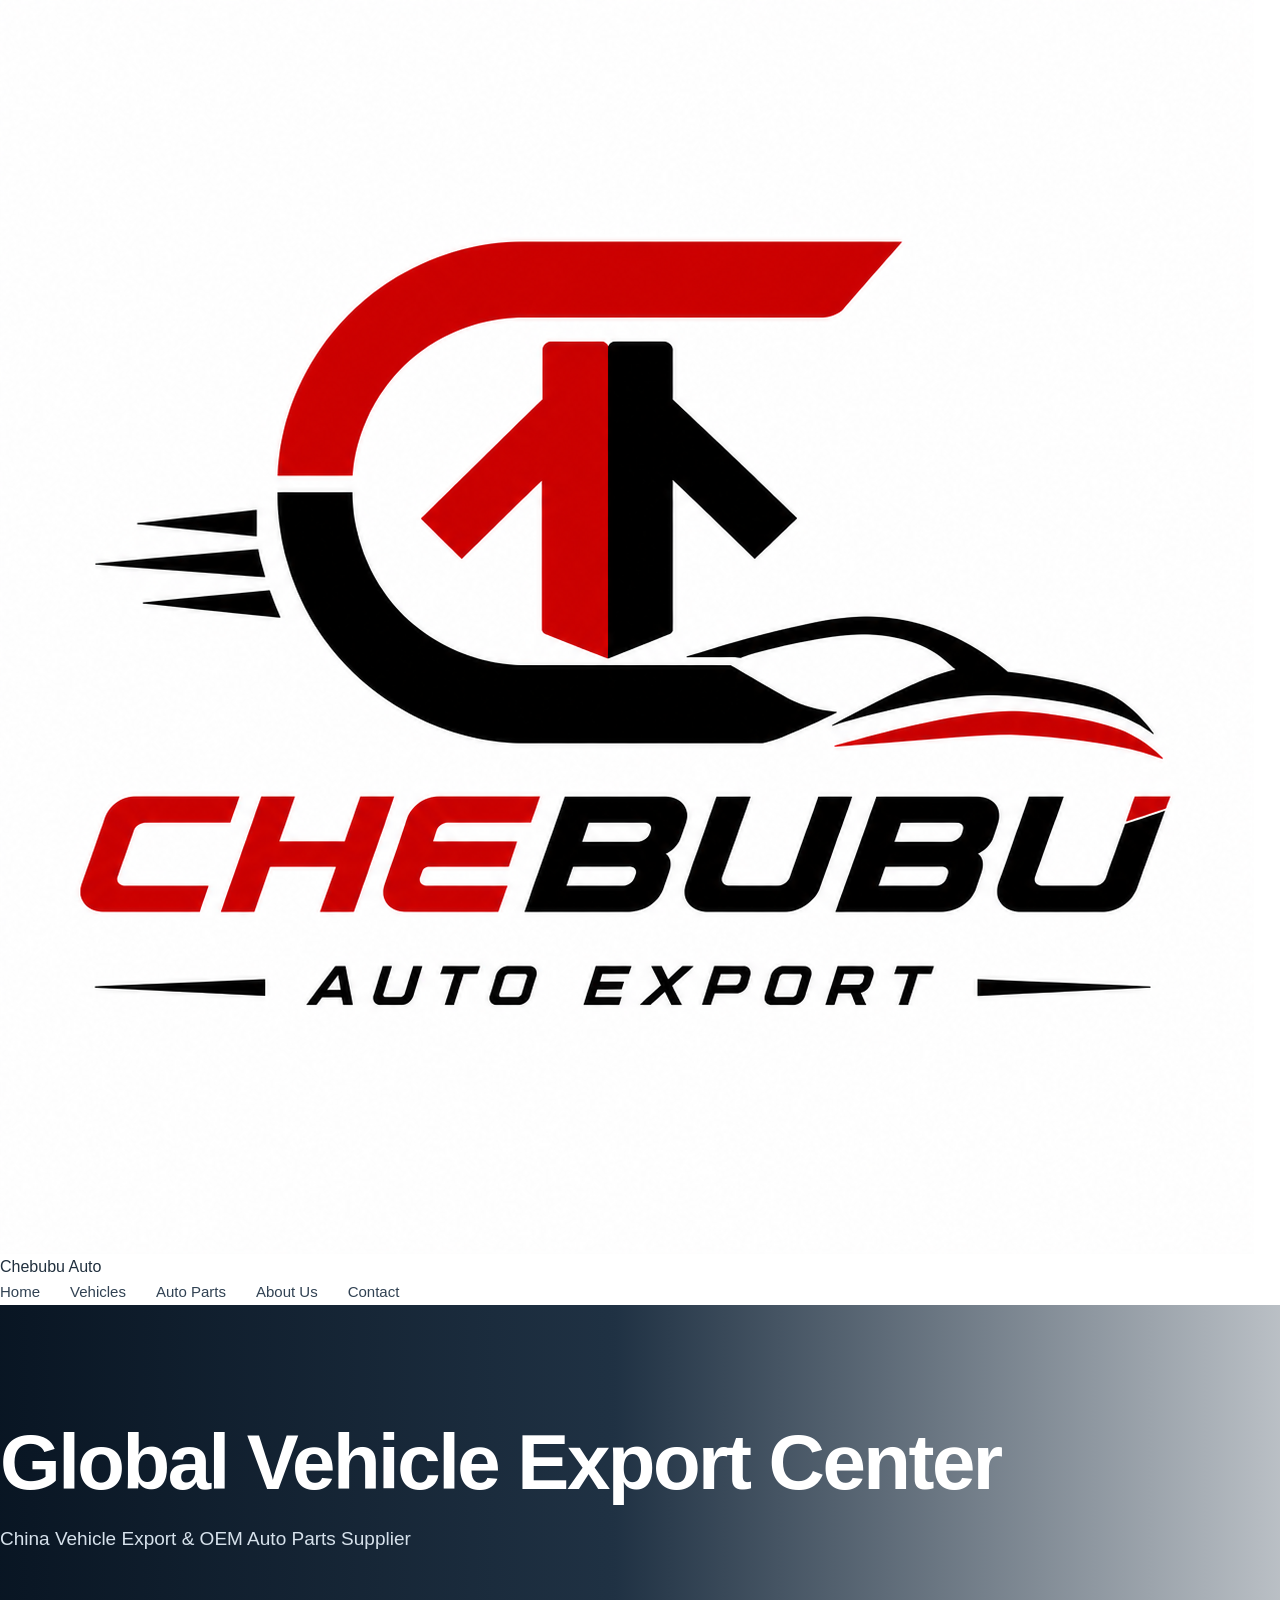
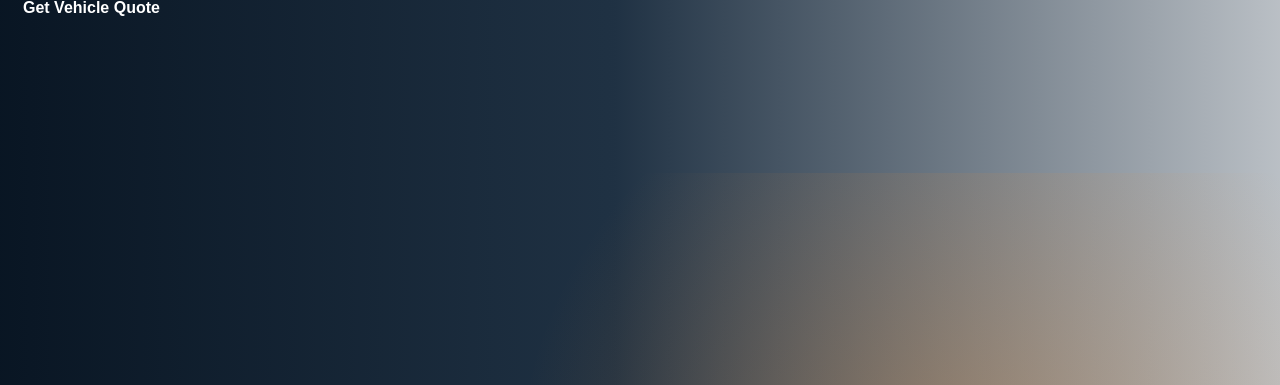
<file: index.html>
<!DOCTYPE html>

<html>

<head>
  
<meta charset="UTF-8">

<meta name="viewport" content="width=device-width, initial-scale=1.0">

<title>Chebubu Auto</title>

<link rel="stylesheet" href="style.css">

</head>


<body>
<header>

<div class="logo">

<img src="logo.png">

<span>Chebubu Auto</span>

</div>


<nav>

<div class="nav-links">

<a href="index.html">Home</a>

<a href="vehicles.html">Vehicles</a>

<a href="parts.html">Auto Parts</a>

<a href="about.html">About Us</a>

<a href="contact.html">Contact</a>

</div>

</nav>

</header>



<section class="hero">

<div>

<h1>
Global Vehicle Export Center
</h1>


<p>
China Vehicle Export & OEM Auto Parts Supplier
</p>


<a href="contact.html" class="btn">
Get Vehicle Quote
</a>


</div>

</section>

</body>

</html>
</file>
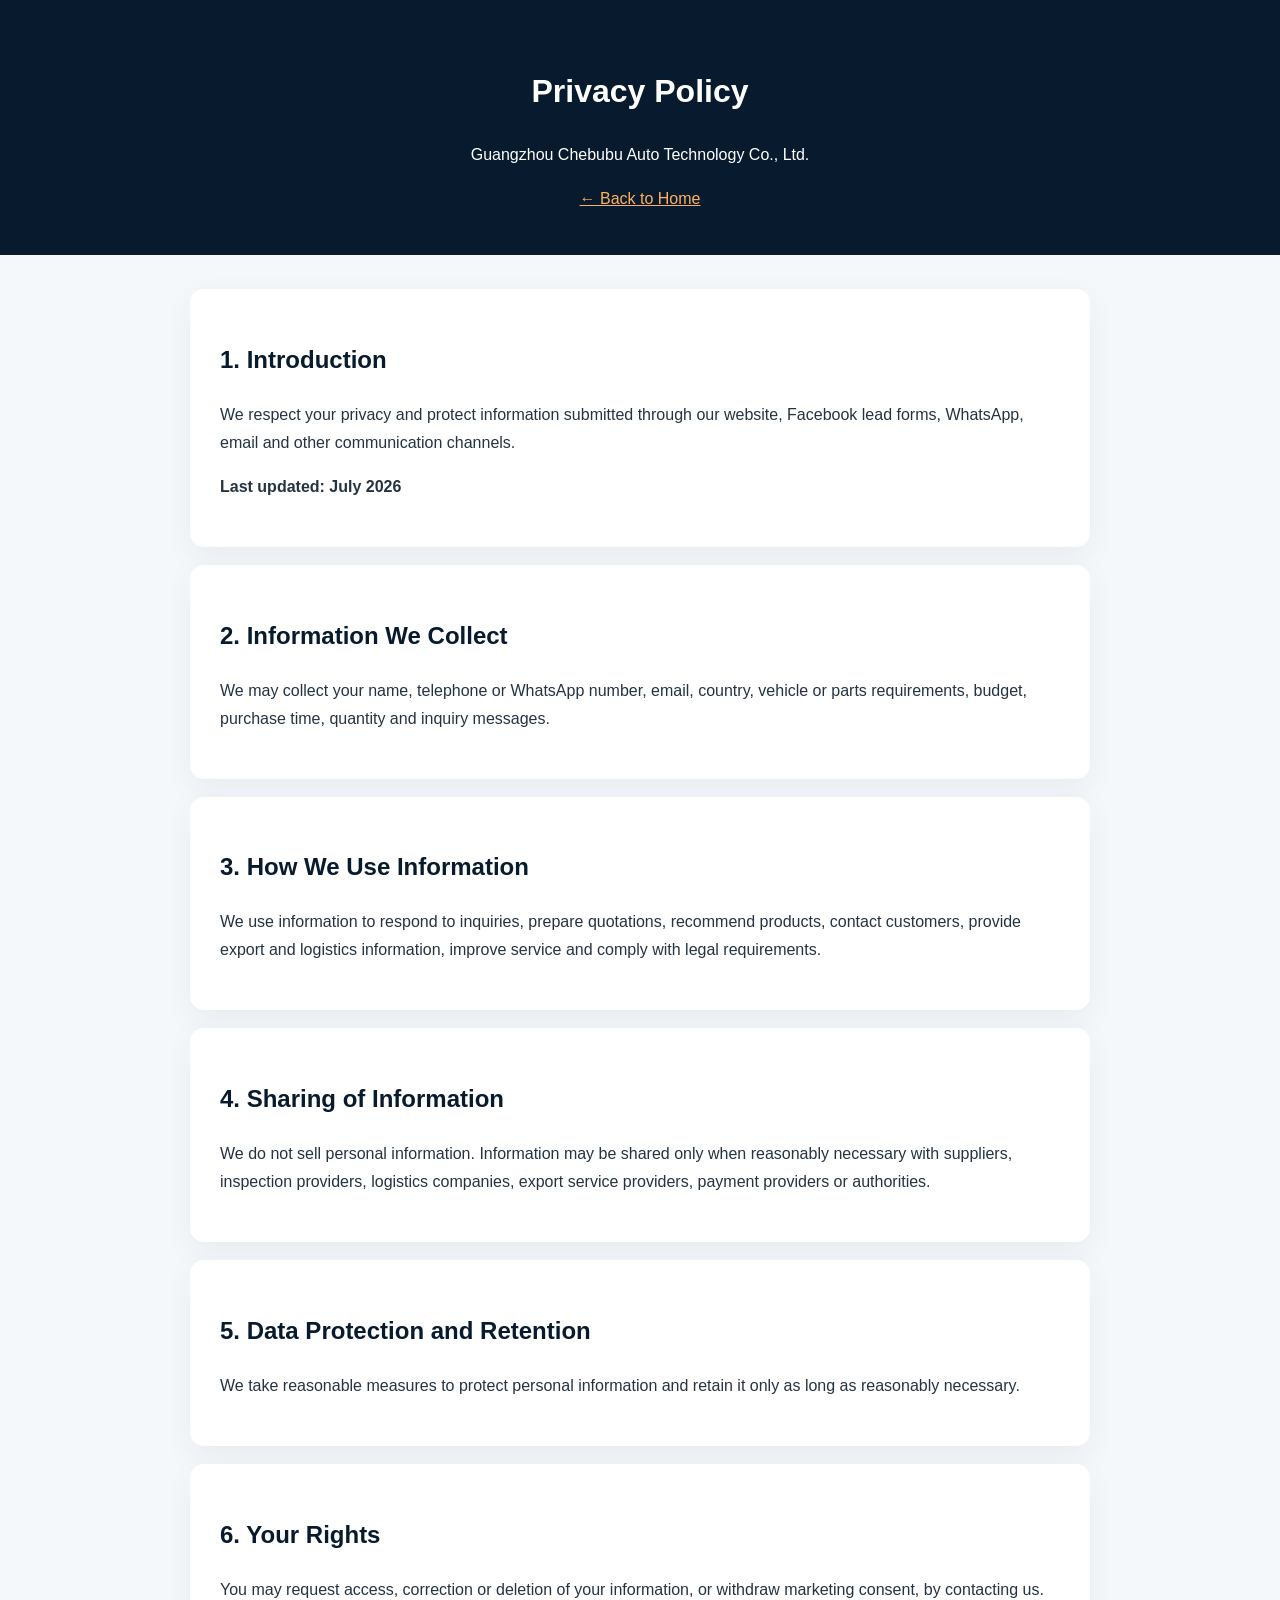
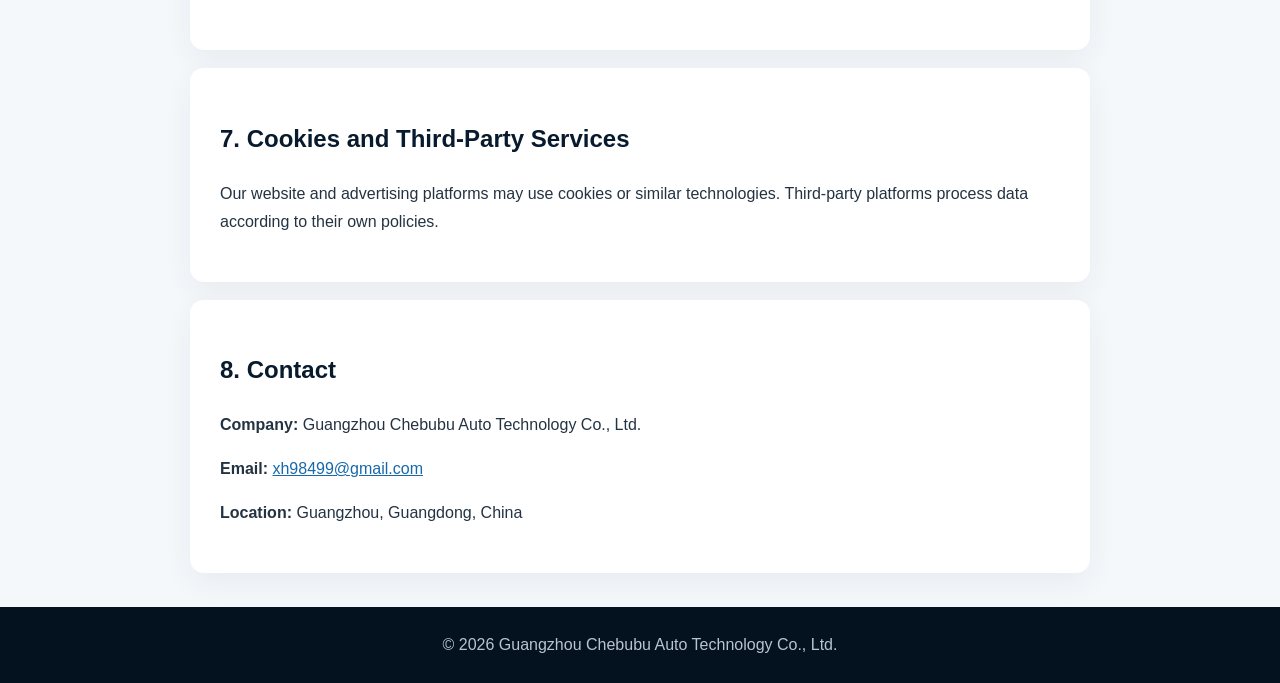
<file: privacy-policy.html>
<!DOCTYPE html><html lang="en"><head><meta charset="UTF-8"><meta name="viewport" content="width=device-width,initial-scale=1"><title>Privacy Policy | Chebubu Auto</title><style>body{margin:0;font-family:Arial,Helvetica,sans-serif;line-height:1.75;color:#243342;background:#f5f8fb}header{background:#071a2e;color:#fff;padding:42px 20px;text-align:center}header a{color:#ffb15f}main{max-width:900px;margin:34px auto;padding:0 20px}section{background:#fff;padding:30px;margin-bottom:18px;border-radius:14px;box-shadow:0 10px 30px rgba(7,26,46,.06)}h2{color:#071a2e}a{color:#1769aa}footer{text-align:center;background:#04111f;color:#b8c5d0;padding:24px}</style></head><body><header><h1>Privacy Policy</h1><p>Guangzhou Chebubu Auto Technology Co., Ltd.</p><a href="index.html">← Back to Home</a></header><main><section><h2>1. Introduction</h2><p>We respect your privacy and protect information submitted through our website, Facebook lead forms, WhatsApp, email and other communication channels.</p><p><strong>Last updated: July 2026</strong></p></section><section><h2>2. Information We Collect</h2><p>We may collect your name, telephone or WhatsApp number, email, country, vehicle or parts requirements, budget, purchase time, quantity and inquiry messages.</p></section><section><h2>3. How We Use Information</h2><p>We use information to respond to inquiries, prepare quotations, recommend products, contact customers, provide export and logistics information, improve service and comply with legal requirements.</p></section><section><h2>4. Sharing of Information</h2><p>We do not sell personal information. Information may be shared only when reasonably necessary with suppliers, inspection providers, logistics companies, export service providers, payment providers or authorities.</p></section><section><h2>5. Data Protection and Retention</h2><p>We take reasonable measures to protect personal information and retain it only as long as reasonably necessary.</p></section><section><h2>6. Your Rights</h2><p>You may request access, correction or deletion of your information, or withdraw marketing consent, by contacting us.</p></section><section><h2>7. Cookies and Third-Party Services</h2><p>Our website and advertising platforms may use cookies or similar technologies. Third-party platforms process data according to their own policies.</p></section><section><h2>8. Contact</h2><p><strong>Company:</strong> Guangzhou Chebubu Auto Technology Co., Ltd.</p><p><strong>Email:</strong> <a href="mailto:xh98499@gmail.com">xh98499@gmail.com</a></p><p><strong>Location:</strong> Guangzhou, Guangdong, China</p></section></main><footer>© 2026 Guangzhou Chebubu Auto Technology Co., Ltd.</footer></body></html>
</file>
<file: style.css>
:root{
  --ink:#071522;
  --navy:#0b2138;
  --navy2:#123b62;
  --orange:#f28c28;
  --orange2:#ffb15a;
  --white:#ffffff;
  --soft:#f4f7fa;
  --line:#dfe7ee;
  --text:#21303e;
  --muted:#68798a;
  --green:#1b9c5a;
  --shadow:0 22px 60px rgba(7,21,34,.12);
  --radius:20px;
}
*{box-sizing:border-box}
html{scroll-behavior:smooth}
body{
  margin:0;
  font-family:Inter,Arial,Helvetica,sans-serif;
  color:var(--text);
  background:#fff;
  line-height:1.65;
}
a{text-decoration:none;color:inherit}
img{max-width:100%;display:block}
.logo-img{
    width:45px;
    height:45px;
    object-fit:contain;
}
.container{width:min(1180px,calc(100% - 40px));margin:auto}
.announcement{background:#04111f;color:#c6d1dc;font-size:13px}
.announcement .container{min-height:38px;display:flex;align-items:center;justify-content:space-between;gap:20px}
.nav{.nav{
    height:75px;
    display:flex;
    align-items:center;
    justify-content:space-between;
}
  position:sticky;top:0;z-index:999;
  background:rgba(255,255,255,.96);
  backdrop-filter:blur(14px);
  border-bottom:1px solid rgba(7,21,34,.08);
}
.nav-inner{min-height:78px;display:flex;align-items:center;justify-content:space-between;gap:26px}
.brand{
    display:flex;
    align-items:center;
    gap:10px;
}
.brand-mark{
  width:48px;height:48px;border-radius:14px;
  display:grid;place-items:center;color:white;font-weight:900;
  background:linear-gradient(135deg,var(--orange),var(--orange2));
  box-shadow:0 12px 26px rgba(242,140,40,.28);
}
.brand-title{line-height:1.1}
.brand-title small{display:block;color:var(--muted);font-size:11px;letter-spacing:.8px;margin-top:4px}
.nav-links{
    display:flex;
    align-items:center;
    gap:30px;
    font-weight:500;
    font-size:15px;
    color:#314253;
}
.nav-links a:hover,.nav-links a.active{color:var(--orange)}
.nav-links.active{
    display:flex;
    flex-direction:column;
    position:absolute;
    top:70px;
    right:20px;
    background:white;
    padding:20px;
    gap:15px;
    border-radius:10px;
    box-shadow:0 10px 30px rgba(0,0,0,.15);
    z-index:999;
}
.btn{
  min-height:48px;padding:0 22px;border-radius:12px;
  display:inline-flex;align-items:center;justify-content:center;gap:9px;
  border:1px solid transparent;font-weight:900;cursor:pointer;transition:.2s ease;
}
.btn:hover{transform:translateY(-2px)}
.btn-primary{background:var(--orange);color:white;box-shadow:0 12px 28px rgba(242,140,40,.28)}
.btn-dark{background:var(--ink);color:white}
.btn-light{background:white;color:var(--ink)}
.mobile-toggle{
display:block;
background:none;
border:0;
font-size:32px;
color:#071522;
cursor:pointer;
margin-left:auto;
position:relative;
z-index:999;
}
.hero{
  position:relative;overflow:hidden;color:white;
  min-height:680px;
  background:
    linear-gradient(90deg,rgba(4,17,31,.98) 0%,rgba(7,27,47,.9) 48%,rgba(7,27,47,.28) 100%),
    url('https://images.unsplash.com/photo-1503376780353-7e6692767b70?auto=format&fit=crop&w=2000&q=88') center/cover;
}
.hero:after{
  content:"";position:absolute;inset:auto -20% -60% 30%;height:620px;
  background:radial-gradient(circle,rgba(242,140,40,.30),transparent 68%);
}
.hero-content{position:relative;z-index:1;min-height:680px;display:grid;align-content:center;max-width:790px;padding:70px 0}
.badge{
  width:max-content;padding:8px 13px;border-radius:999px;
  background:rgba(242,140,40,.13);border:1px solid rgba(255,177,90,.35);
  color:#ffd3a5;font-size:12px;font-weight:900;letter-spacing:.8px;text-transform:uppercase;
}
h1{font-size:clamp(44px,6.1vw,78px);line-height:1.02;letter-spacing:-2.5px;margin:22px 0 20px}
.hero p{font-size:19px;color:#d6e1eb;max-width:680px;margin:0 0 30px}
.hero-actions{display:flex;flex-wrap:wrap;gap:14px}
.hero-trust{display:flex;flex-wrap:wrap;gap:20px;margin-top:34px;color:#d9e3ec;font-size:14px}
.hero-trust span:before{content:"✓";color:#ffb15a;margin-right:7px;font-weight:900}
.floating-whatsapp{
  position:fixed;right:22px;bottom:22px;z-index:1200;
  width:58px;height:58px;border-radius:50%;
  background:#22c55e;color:white;display:grid;place-items:center;font-size:24px;
  box-shadow:0 15px 35px rgba(34,197,94,.35);
}
.stats{position:relative;z-index:5;margin-top:-52px}
.stats-grid{
  display:grid;grid-template-columns:repeat(4,1fr);
  background:white;border-radius:var(--radius);overflow:hidden;
  border:1px solid rgba(7,21,34,.08);box-shadow:var(--shadow)
}
.stat{padding:30px 24px;text-align:center;border-right:1px solid var(--line)}
.stat:last-child{border-right:0}
.stat strong{display:block;color:var(--ink);font-size:29px;line-height:1}
.stat span{display:block;color:var(--muted);font-size:13px;margin-top:10px}
section{padding:96px 0}
.section-head{max-width:760px;margin-bottom:42px}
.section-head.center{text-align:center;margin-left:auto;margin-right:auto}
.kicker{color:var(--orange);font-size:12px;font-weight:900;letter-spacing:1.5px;text-transform:uppercase}
h2{font-size:clamp(32px,4.1vw,50px);line-height:1.12;color:var(--ink);letter-spacing:-1.2px;margin:10px 0 16px}
.section-head p{color:var(--muted);font-size:17px;margin:0}
.soft{background:var(--soft)}
.grid-4{display:grid;grid-template-columns:repeat(4,1fr);gap:20px}
.grid-3{display:grid;grid-template-columns:repeat(3,1fr);gap:22px}
.category{
  position:relative;min-height:330px;border-radius:20px;overflow:hidden;color:white;
  display:flex;align-items:flex-end;padding:28px;box-shadow:var(--shadow);
  background-size:cover;background-position:center;
}
.category:before{content:"";position:absolute;inset:0;background:linear-gradient(180deg,rgba(7,21,34,.08),rgba(7,21,34,.92))}
.category > div{position:relative;z-index:1}
.category h3{font-size:25px;margin:0 0 8px}
.category p{margin:0;color:#d6e1eb}
.category:nth-child(1){background-image:url('https://images.unsplash.com/photo-1550355291-bbee04a92027?auto=format&fit=crop&w=1000&q=88')}
.category:nth-child(2){background-image:url('https://images.unsplash.com/photo-1502877338535-766e1452684a?auto=format&fit=crop&w=1000&q=88')}
.category:nth-child(3){background-image:url('https://images.unsplash.com/photo-1597404294360-feeeda04612e?auto=format&fit=crop&w=1000&q=88')}
.category:nth-child(4){background-image:url('https://images.unsplash.com/photo-1486262715619-67b85e0b08d3?auto=format&fit=crop&w=1000&q=88')}
.feature{
  background:white;border-radius:18px;border:1px solid rgba(7,21,34,.08);
  padding:28px;box-shadow:0 12px 34px rgba(7,21,34,.05);transition:.2s ease
}
.feature:hover{transform:translateY(-5px);box-shadow:var(--shadow)}
.feature-icon{width:54px;height:54px;border-radius:16px;background:#fff1e2;display:grid;place-items:center;font-size:25px;margin-bottom:20px}
.feature h3{color:var(--ink);margin:0 0 9px}
.feature p{color:var(--muted);margin:0}
.logo-wall{display:grid;grid-template-columns:repeat(5,1fr);gap:14px}
.logo-chip{
  min-height:82px;display:grid;place-items:center;
  background:white;border:1px solid var(--line);border-radius:14px;
  color:#263747;font-size:18px;font-weight:900;
}
.split{display:grid;grid-template-columns:1.05fr .95fr;gap:60px;align-items:center}
.media{
  min-height:520px;border-radius:26px;overflow:hidden;box-shadow:var(--shadow);
  background:
    linear-gradient(rgba(7,21,34,.12),rgba(7,21,34,.12)),
    url('https://images.unsplash.com/photo-1493238792000-8113da705763?auto=format&fit=crop&w=1200&q=88') center/cover;
}
.checks{display:grid;gap:15px;margin:28px 0}
.check{display:flex;gap:12px;align-items:flex-start}
.check i{
  flex:0 0 25px;height:25px;border-radius:50%;display:grid;place-items:center;
  background:#e9f7ef;color:var(--green);font-style:normal;font-weight:900;margin-top:2px
}
.check strong{display:block;color:var(--ink)}
.check span{display:block;color:var(--muted);font-size:14px}
.dark{background:var(--ink);color:white}
.dark h2{color:white}
.dark .section-head p{color:#bdcbd7}
.steps{display:grid;grid-template-columns:repeat(4,1fr);gap:18px}
.step{padding:28px;border-radius:18px;background:rgba(255,255,255,.07);border:1px solid rgba(255,255,255,.1)}
.step-num{font-size:12px;color:#ffbc77;font-weight:900;letter-spacing:1px}
.step h3{font-size:19px;margin:12px 0 8px}
.step p{margin:0;color:#c0cfdb;font-size:14px}
.case{
  background:white;border:1px solid var(--line);border-radius:18px;padding:28px;
  box-shadow:0 12px 32px rgba(7,21,34,.05)
}
.case .country{font-weight:900;color:var(--orange);font-size:13px}
.case h3{color:var(--ink);margin:8px 0}
.case p{color:var(--muted);margin:0}
.quote-wrap{
  display:grid;grid-template-columns:.9fr 1.1fr;gap:40px;
  background:linear-gradient(135deg,#071522,#123b62);color:white;
  border-radius:26px;padding:46px;box-shadow:var(--shadow)
}
.quote-wrap h2{color:white}
.quote-wrap p{color:#c3d0db}
.contact-list{display:grid;gap:14px;margin-top:24px;color:#d6e0e8}
.contact-list strong{color:white}
form{display:grid;grid-template-columns:1fr 1fr;gap:14px}
input,select,textarea{
  width:100%;padding:14px;border-radius:12px;
  border:1px solid rgba(255,255,255,.18);background:rgba(255,255,255,.08);
  color:white;font:inherit;outline:none
}
input::placeholder,textarea::placeholder{color:#c6d2dd}
select option{color:#111}
textarea{grid-column:1/-1;min-height:120px;resize:vertical}
.full{grid-column:1/-1}
.page-hero{
  padding:96px 0;background:linear-gradient(135deg,#071522,#123b62);color:white
}
.page-hero h1{font-size:clamp(40px,5vw,64px);margin:0 0 12px}
.page-hero p{max-width:720px;color:#c8d4de;font-size:18px}
.content-card{background:white;border:1px solid var(--line);border-radius:18px;padding:32px;box-shadow:0 12px 30px rgba(7,21,34,.05)}
.content-card h3{color:var(--ink)}
footer{background:#04111f;color:#b8c5d0;padding:46px 0 22px}
.footer-grid{display:grid;grid-template-columns:1.3fr .7fr .7fr .7fr;gap:38px}
footer h4{color:white;margin:0 0 14px}
footer a{display:block;margin:8px 0}
footer a:hover{color:#ffb15a}
.copyright{border-top:1px solid rgba(255,255,255,.1);margin-top:30px;padding-top:20px;font-size:13px}
@media(max-width:980px){
  .nav-links{display:none}
  .mobile-toggle{display:block}
  .grid-4,.grid-3,.steps{grid-template-columns:repeat(2,1fr)}
  .logo-wall{grid-template-columns:repeat(3,1fr)}
  .split,.quote-wrap{grid-template-columns:1fr}
  .media{min-height:420px}
  .footer-grid{grid-template-columns:1fr 1fr}
}
@media(max-width:640px){
  .container{width:min(100% - 26px,1180px)}
  .announcement .container{justify-content:center;text-align:center}
  .announcement span:last-child{display:none}
  .nav .btn{display:none}
  .hero,.hero-content{min-height:610px}
  .hero-content{padding:60px 0}
  h1{letter-spacing:-1.4px}
  .stats{margin-top:-30px}
  .stats-grid,.grid-4,.grid-3,.steps,.logo-wall{grid-template-columns:1fr}
  .stat{border-right:0;border-bottom:1px solid var(--line)}
  .stat:last-child{border-bottom:0}
  section{padding:72px 0}
  .quote-wrap{padding:28px 20px}
  form{grid-template-columns:1fr}
  textarea,.full{grid-column:auto}
  .footer-grid{grid-template-columns:1fr}
}
@media(max-width:768px){
.nav-links{
    display:none;
}

.nav-links.active{
    display:flex;
    flex-direction:column;
    position:absolute;
    top:70px;
    right:20px;
    background:white;
    padding:20px;
    gap:15px;
    border-radius:10px;
    box-shadow:0 10px 30px rgba(0,0,0,.15);
    z-index:999;
}
  ..mobile-toggle{
    display:block;
    background:none;
    border:0;
    font-size:32px;
    color:#071522;
    cursor:pointer;
    position:absolute;
    right:20px;
    top:20px;
    z-index:9999;
}

.hero h1{
    font-size:38px;
    line-height:1.15;
}

.hero p{
    font-size:20px;
top:80px;

.hero{
    min-height:650px;
    padding:40px 20px;
}
.btn{
z-index:999;
    max-width:300px;
}

.logo-img{
    width:45px;
    height:45px;
}

.brand-title{
    font-size:20px;
}
@media(max-width:768px){
.mobile-toggle{
    display:block;
}
.nav-links{
    display:none;
}

.nav-links.active{
    display:flex;
    flex-direction:column;
    position:absolute;
    top:70px;
    right:20px;
    background:white;
    padding:20px;
    gap:15px;
    border-radius:10px;
    box-shadow:0 10px 30px rgba(0,0,0,.15);
}
@media(max-width:768px){

header{
    position:relative;
    display:flex;
    justify-content:space-between;
    align-items:center;
    padding:15px 20px;
}


.mobile-toggle{
    display:block!important;
    position:absolute;
    right:20px;
    top:20px;
    font-size:32px;
    z-index:9999;
}


.nav-links{
    display:none;
}


.nav-links.active{
    display:flex;
    flex-direction:column;
    position:absolute;
    top:70px;
    right:20px;
    background:white;
    padding:20px;
    border-radius:10px;
    z-index:9999;
}

}
@media(max-width:768px){

header{
    display:flex;
    justify-content:space-between;
    align-items:center;
    position:relative;
}


nav{
    display:block;
}


.mobile-toggle{
    display:block!important;
    position:absolute;
    right:15px;
    top:15px;
    font-size:32px;
    z-index:99999;
}


.nav-links{
    display:none;
}


.nav-links.active{
    display:flex;
    flex-direction:column;
    position:absolute;
    right:15px;
    top:60px;
    background:#fff;
    padding:20px;
    border-radius:10px;
    z-index:99999;
}

}
</file>
